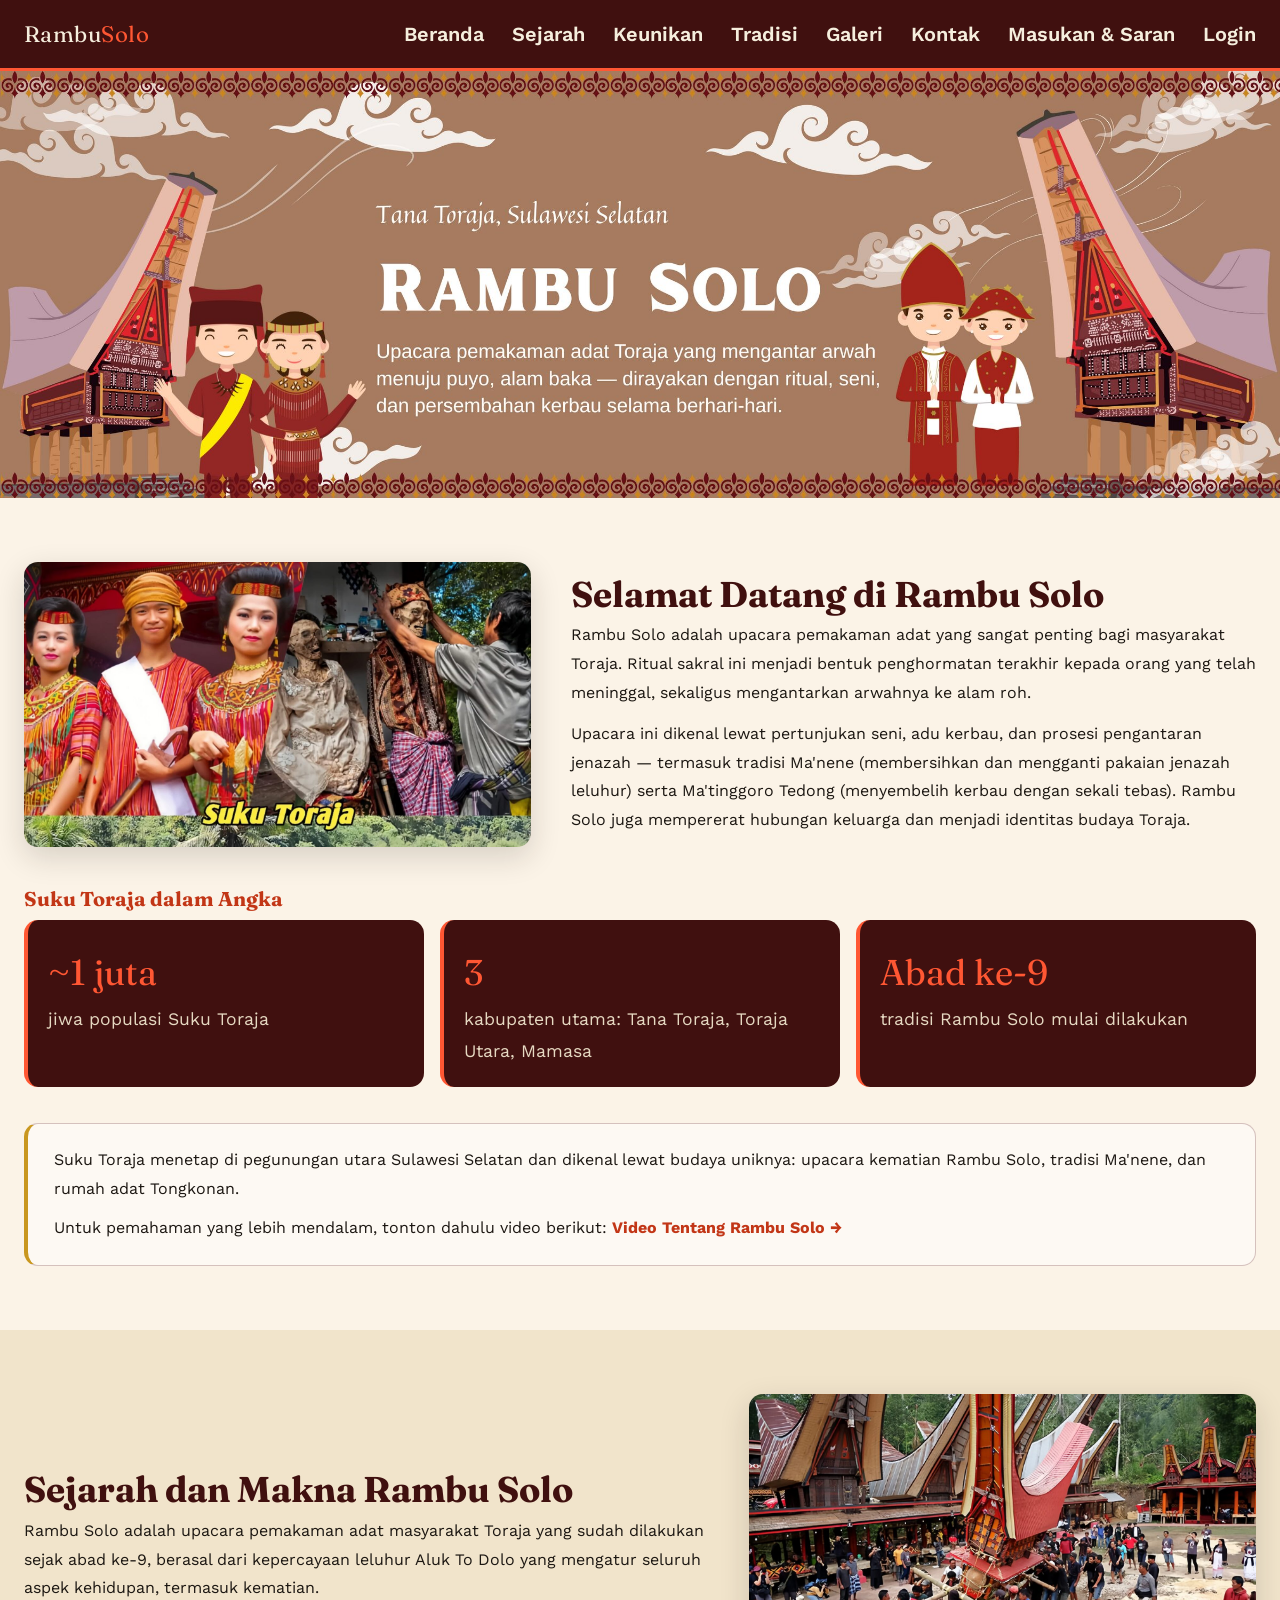
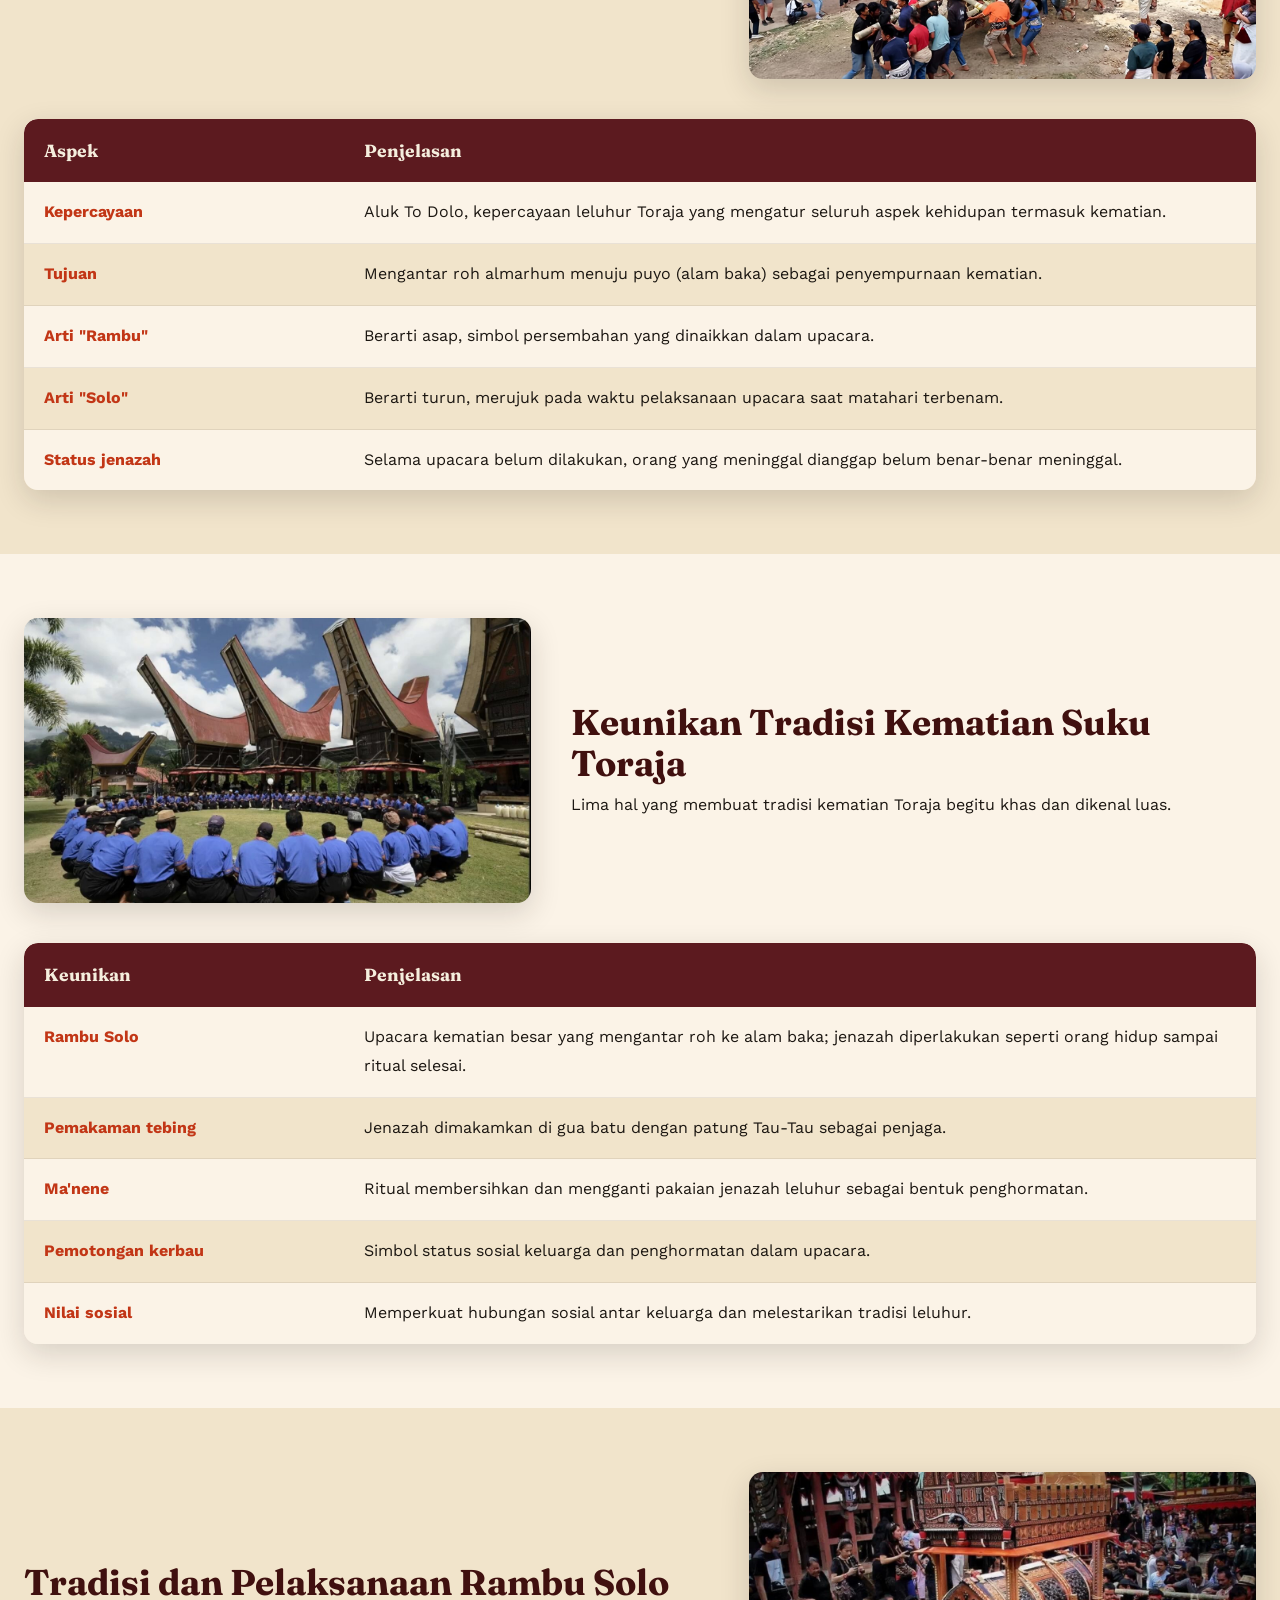
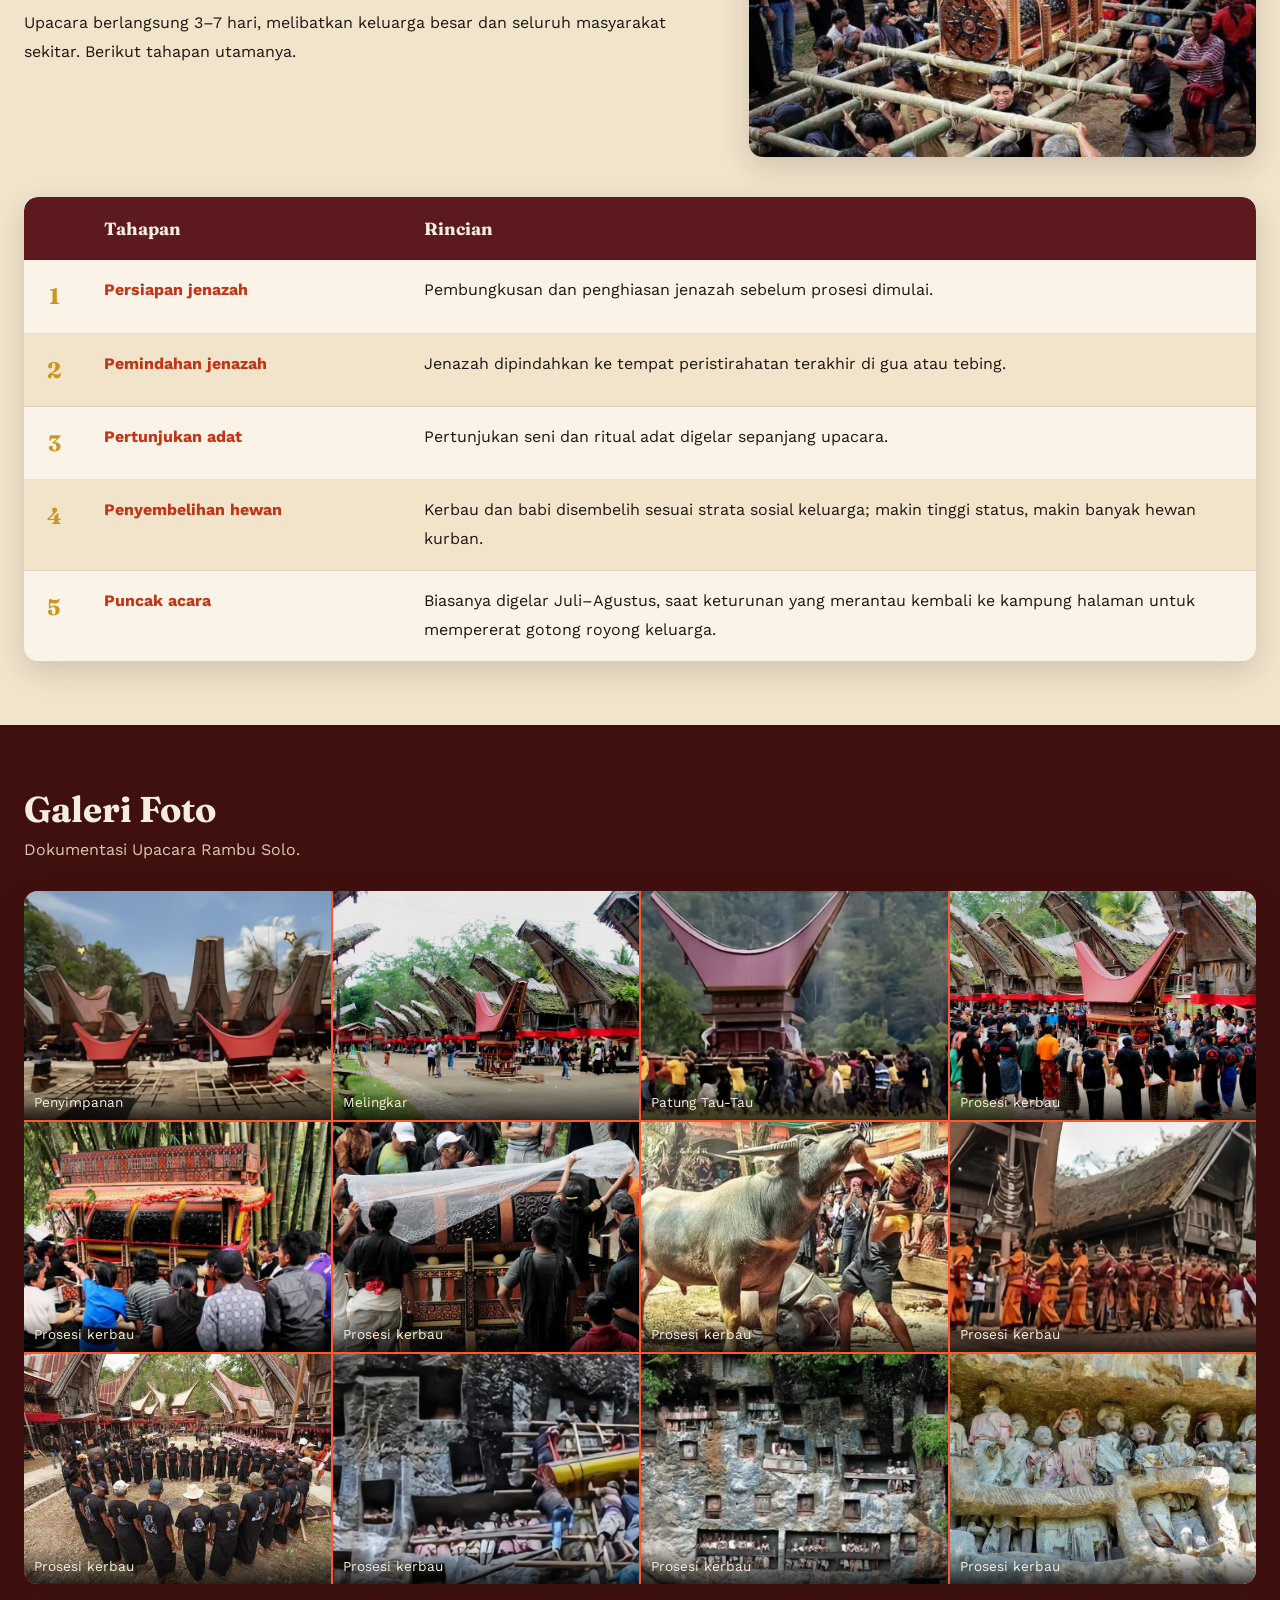
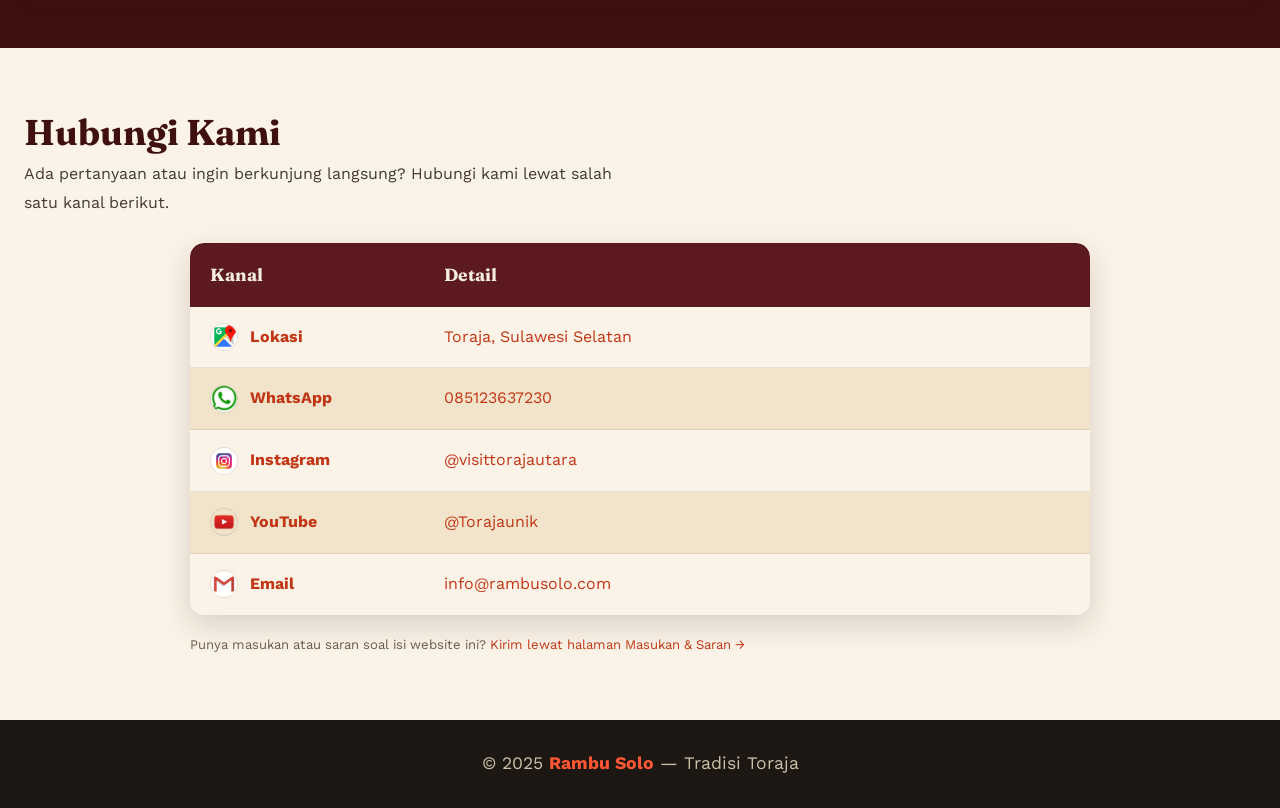
<file: index.html>
<!DOCTYPE html>
<html lang="id">
<head>
  <meta charset="UTF-8" />
  <meta name="viewport" content="width=device-width, initial-scale=1.0"/>
  <title>Rambu Solo — Tradisi Pemakaman Adat Toraja</title>
  <meta name="description" content="Kenali Rambu Solo, upacara pemakaman adat Suku Toraja: sejarah, keunikan, tahapan tradisi, galeri foto, serta cara menghubungi kami." />
  <link rel="preconnect" href="https://fonts.googleapis.com">
  <link rel="preconnect" href="https://fonts.gstatic.com" crossorigin>
  <link href="https://fonts.googleapis.com/css2?family=Fraunces:ital,wght@0,600;0,700;1,500&family=Work+Sans:wght@400;500;600;700&display=swap" rel="stylesheet">
  <link rel="stylesheet" href="css/styles.css" />
  <link rel="stylesheet" href="css/login.css" />
</head>
<body>

  <!-- NAVIGASI -->
  <div class="navbar">
    <div class="container">
      <div class="brand">Rambu<span>Solo</span></div>
      <div class="nav-right">
        <button type="button" id="navToggle" class="nav-toggle" title="Buka menu" aria-label="Buka menu" aria-expanded="false">
          <svg viewBox="0 0 24 24" fill="none" xmlns="http://www.w3.org/2000/svg">
            <path d="M4 6h16M4 12h16M4 18h16" stroke="currentColor" stroke-width="1.8" stroke-linecap="round"/>
          </svg>
        </button>
        <nav>
          <ul id="navMenu">
            <li><a href="#home">Beranda</a></li>
            <li><a href="#sejarah">Sejarah</a></li>
            <li><a href="#keunikan">Keunikan</a></li>
            <li><a href="#tradisi">Tradisi</a></li>
            <li><a href="#galeri">Galeri</a></li>
            <li><a href="#kontak">Kontak</a></li>
            <li><a href="masukan.html">Masukan &amp; Saran</a></li>
            <li><a href="login.html" id="navLoginLink">Login</a></li>
            <li id="navUserInfo" class="hidden nav-user-info">
              <button type="button" class="nav-avatar-btn" id="navAvatarBtn" onclick="toggleNavUserMenu()" aria-haspopup="true" aria-expanded="false" title="Menu akun">
                <span class="nav-avatar" id="navAvatar">A</span>
              </button>
              <div class="nav-user-menu hidden" id="navUserMenu">
                <div class="nav-user-menu__header">
                  <span class="nav-avatar nav-avatar--lg" id="navAvatarLg">A</span>
                  <div>
                    <span class="nav-user-menu__name" id="navUsername"></span>
                    <span class="nav-user-menu__role">Admin</span>
                  </div>
                </div>
                <a href="admin.html" class="nav-user-menu__item">&#9881;&#65039; Panel Admin</a>
                <button type="button" class="nav-user-menu__item nav-user-menu__logout" onclick="logoutUser()">&#8630; Keluar</button>
              </div>
            </li>
          </ul>
        </nav>
      </div>
    </div>
  </div>

  <!-- HERO -->
  <header class="hero">
    <div class="header">
           <img src="images/hero-rambu-solo.jpg" alt="Rambu Solo">
        </div>
  </header>

  <main>

    <!-- HOME -->
    <section id="home" class="section">
      <div class="container">

        <div class="split">
          <img src="images/toraja.jpeg" alt="Upacara Rambu Solo" />
          <div>
            <h2>Selamat Datang di Rambu Solo</h2>
            <div id="homeIntroText" class="editable-text">
              <p>Rambu Solo adalah upacara pemakaman adat yang sangat penting bagi masyarakat Toraja. Ritual sakral ini menjadi bentuk penghormatan terakhir kepada orang yang telah meninggal, sekaligus mengantarkan arwahnya ke alam roh.</p>
              <p style="margin-top:12px;">Upacara ini dikenal lewat pertunjukan seni, adu kerbau, dan prosesi pengantaran jenazah — termasuk tradisi Ma'nene (membersihkan dan mengganti pakaian jenazah leluhur) serta Ma'tinggoro Tedong (menyembelih kerbau dengan sekali tebas). Rambu Solo juga mempererat hubungan keluarga dan menjadi identitas budaya Toraja.</p>
            </div>
            <button type="button" class="edit-btn admin-only hidden" onclick="mulaiEdit('homeIntroText')">&#9998; Edit Teks</button>
          </div>
        </div>

        <h3>Suku Toraja dalam Angka</h3>
        <div class="stat-row">
          <div class="stat-card">
            <span class="num">~1 juta</span>
            <span class="label">jiwa populasi Suku Toraja</span>
          </div>
          <div class="stat-card">
            <span class="num">3</span>
            <span class="label">kabupaten utama: Tana Toraja, Toraja Utara, Mamasa</span>
          </div>
          <div class="stat-card">
            <span class="num">Abad ke-9</span>
            <span class="label">tradisi Rambu Solo mulai dilakukan</span>
          </div>
        </div>

        <div class="video-callout">
          <p>Suku Toraja menetap di pegunungan utara Sulawesi Selatan dan dikenal lewat budaya uniknya: upacara kematian Rambu Solo, tradisi Ma'nene, dan rumah adat Tongkonan.</p>
          <p style="margin-top:10px;">Untuk pemahaman yang lebih mendalam, tonton dahulu video berikut:
            <a href="https://youtu.be/aewv7tGHRBM?si=1cjdXuDhRDJ7jN1s" target="_blank" rel="noopener">Video Tentang Rambu Solo &rarr;</a>
          </p>
        </div>

      </div>
    </section>

    <div class="motif motif--alt" aria-hidden="true"></div>

    <!-- SEJARAH -->
    <section id="sejarah" class="section section--alt">
      <div class="container">

        <div class="split reverse">
          <img src="images/rambu-solo.jpeg" alt="Sejarah Rambu Solo" />
          <div>
            <h2>Sejarah dan Makna Rambu Solo</h2>
            <p id="sejarahDesc" class="editable-text">Rambu Solo adalah upacara pemakaman adat masyarakat Toraja yang sudah dilakukan sejak abad ke-9, berasal dari kepercayaan leluhur Aluk To Dolo yang mengatur seluruh aspek kehidupan, termasuk kematian.</p>
            <button type="button" class="edit-btn admin-only hidden" onclick="mulaiEdit('sejarahDesc')">&#9998; Edit Teks</button>
          </div>
        </div>

        <div class="table-wrap">
          <table class="data-table" id="tableSejarah">
            <thead>
              <tr><th>Aspek</th><th>Penjelasan</th></tr>
            </thead>
            <tbody id="tbodySejarah">
              <tr>
                <td class="col-label">Kepercayaan</td>
                <td>Aluk To Dolo, kepercayaan leluhur Toraja yang mengatur seluruh aspek kehidupan termasuk kematian.</td>
              </tr>
              <tr>
                <td class="col-label">Tujuan</td>
                <td>Mengantar roh almarhum menuju puyo (alam baka) sebagai penyempurnaan kematian.</td>
              </tr>
              <tr>
                <td class="col-label">Arti "Rambu"</td>
                <td>Berarti asap, simbol persembahan yang dinaikkan dalam upacara.</td>
              </tr>
              <tr>
                <td class="col-label">Arti "Solo"</td>
                <td>Berarti turun, merujuk pada waktu pelaksanaan upacara saat matahari terbenam.</td>
              </tr>
              <tr>
                <td class="col-label">Status jenazah</td>
                <td>Selama upacara belum dilakukan, orang yang meninggal dianggap belum benar-benar meninggal.</td>
              </tr>
            </tbody>
          </table>
        </div>
        <button type="button" class="edit-btn admin-only hidden table-edit-btn" id="editBtnTableSejarah" onclick="mulaiEditTabel('tbodySejarah','editBtnTableSejarah')">&#9998; Edit Tabel</button>

      </div>
    </section>

    <div class="motif" aria-hidden="true"></div>

    <!-- KEUNIKAN -->
    <section id="keunikan" class="section">
      <div class="container">

        <div class="split">
          <img src="images/keunikan.jpeg" alt="Keunikan Tradisi Toraja" />
          <div>
            <h2>Keunikan Tradisi Kematian Suku Toraja</h2>
            <p id="keunikanIntro" class="editable-text">Lima hal yang membuat tradisi kematian Toraja begitu khas dan dikenal luas.</p>
            <button type="button" class="edit-btn admin-only hidden" onclick="mulaiEdit('keunikanIntro')">&#9998; Edit Teks</button>
          </div>
        </div>

        <div class="table-wrap">
          <table class="data-table" id="tableKeunikan">
            <thead>
              <tr><th>Keunikan</th><th>Penjelasan</th></tr>
            </thead>
            <tbody id="tbodyKeunikan">
              <tr>
                <td class="col-label">Rambu Solo</td>
                <td>Upacara kematian besar yang mengantar roh ke alam baka; jenazah diperlakukan seperti orang hidup sampai ritual selesai.</td>
              </tr>
              <tr>
                <td class="col-label">Pemakaman tebing</td>
                <td>Jenazah dimakamkan di gua batu dengan patung Tau-Tau sebagai penjaga.</td>
              </tr>
              <tr>
                <td class="col-label">Ma'nene</td>
                <td>Ritual membersihkan dan mengganti pakaian jenazah leluhur sebagai bentuk penghormatan.</td>
              </tr>
              <tr>
                <td class="col-label">Pemotongan kerbau</td>
                <td>Simbol status sosial keluarga dan penghormatan dalam upacara.</td>
              </tr>
              <tr>
                <td class="col-label">Nilai sosial</td>
                <td>Memperkuat hubungan sosial antar keluarga dan melestarikan tradisi leluhur.</td>
              </tr>
            </tbody>
          </table>
        </div>
        <button type="button" class="edit-btn admin-only hidden table-edit-btn" id="editBtnTableKeunikan" onclick="mulaiEditTabel('tbodyKeunikan','editBtnTableKeunikan')">&#9998; Edit Tabel</button>

      </div>
    </section>

    <div class="motif motif--alt" aria-hidden="true"></div>

    <!-- TRADISI -->
    <section id="tradisi" class="section section--alt">
      <div class="container">

        <div class="split reverse">
          <img src="images/tradisi.jpeg" alt="Tradisi Pelaksanaan Rambu Solo" />
          <div>
            <h2>Tradisi dan Pelaksanaan Rambu Solo</h2>
            <p id="tradisiIntro" class="editable-text">Upacara berlangsung 3–7 hari, melibatkan keluarga besar dan seluruh masyarakat sekitar. Berikut tahapan utamanya.</p>
            <button type="button" class="edit-btn admin-only hidden" onclick="mulaiEdit('tradisiIntro')">&#9998; Edit Teks</button>
          </div>
        </div>

        <div class="table-wrap">
          <table class="data-table" id="tableTradisi">
            <thead>
              <tr><th></th><th>Tahapan</th><th>Rincian</th></tr>
            </thead>
            <tbody id="tbodyTradisi">
              <tr>
                <td class="col-step">1</td>
                <td class="col-label">Persiapan jenazah</td>
                <td>Pembungkusan dan penghiasan jenazah sebelum prosesi dimulai.</td>
              </tr>
              <tr>
                <td class="col-step">2</td>
                <td class="col-label">Pemindahan jenazah</td>
                <td>Jenazah dipindahkan ke tempat peristirahatan terakhir di gua atau tebing.</td>
              </tr>
              <tr>
                <td class="col-step">3</td>
                <td class="col-label">Pertunjukan adat</td>
                <td>Pertunjukan seni dan ritual adat digelar sepanjang upacara.</td>
              </tr>
              <tr>
                <td class="col-step">4</td>
                <td class="col-label">Penyembelihan hewan</td>
                <td>Kerbau dan babi disembelih sesuai strata sosial keluarga; makin tinggi status, makin banyak hewan kurban.</td>
              </tr>
              <tr>
                <td class="col-step">5</td>
                <td class="col-label">Puncak acara</td>
                <td>Biasanya digelar Juli–Agustus, saat keturunan yang merantau kembali ke kampung halaman untuk mempererat gotong royong keluarga.</td>
              </tr>
            </tbody>
          </table>
        </div>
        <button type="button" class="edit-btn admin-only hidden table-edit-btn" id="editBtnTableTradisi" onclick="mulaiEditTabel('tbodyTradisi','editBtnTableTradisi')">&#9998; Edit Tabel</button>

      </div>
    </section>

    <div class="motif motif--dark" aria-hidden="true"></div>

    <!-- GALERI -->
    <section id="galeri" class="section section--dark">
      <div class="container">
        <h2>Galeri Foto</h2>
        <p class="section-lede">Dokumentasi Upacara Rambu Solo.</p>

        <div class="gallery-table">
          <div class="gallery-cell"><img src="images/gallery-01.jpeg" alt="Penyimpanan"><span class="cap">Penyimpanan</span></div>
          <div class="gallery-cell"><img src="images/gallery-02.jpeg" alt="Melingkar"><span class="cap">Melingkar</span></div>
          <div class="gallery-cell"><img src="images/gallery-03.jpeg" alt="Patung Tau-Tau"><span class="cap">Patung Tau-Tau</span></div>
          <div class="gallery-cell"><img src="images/gallery-04.jpeg" alt="Prosesi kerbau"><span class="cap">Prosesi kerbau</span></div>
          <div class="gallery-cell"><img src="images/gallery-05.jpeg" alt="Prosesi kerbau"><span class="cap">Prosesi kerbau</span></div>
          <div class="gallery-cell"><img src="images/gallery-06.jpeg" alt="Prosesi kerbau"><span class="cap">Prosesi kerbau</span></div>
          <div class="gallery-cell"><img src="images/gallery-07.jpeg" alt="Prosesi kerbau"><span class="cap">Prosesi kerbau</span></div>
          <div class="gallery-cell"><img src="images/gallery-08.jpeg" alt="Prosesi kerbau"><span class="cap">Prosesi kerbau</span></div>
          <div class="gallery-cell"><img src="images/gallery-09.jpeg" alt="Prosesi kerbau"><span class="cap">Prosesi kerbau</span></div>
          <div class="gallery-cell"><img src="images/gallery-10.jpeg" alt="Prosesi kerbau"><span class="cap">Prosesi kerbau</span></div>
          <div class="gallery-cell"><img src="images/gallery-11.jpeg" alt="Prosesi kerbau"><span class="cap">Prosesi kerbau</span></div>
          <div class="gallery-cell"><img src="images/gallery-12.jpeg" alt="Prosesi kerbau"><span class="cap">Prosesi kerbau</span></div>
        </div>
      </div>
    </section>

    <div class="motif motif--to-paper" aria-hidden="true"></div>

    <!-- KONTAK -->
    <section id="kontak" class="section">
      <div class="container">
        <h2>Hubungi Kami</h2>
        <p class="section-lede">Ada pertanyaan atau ingin berkunjung langsung? Hubungi kami lewat salah satu kanal berikut.</p>

        <div class="contact-col contact-col--solo">
          <div class="table-wrap">
            <table class="data-table">
              <thead>
                <tr><th>Kanal</th><th>Detail</th></tr>
              </thead>
              <tbody>
                <tr>
                  <td class="col-label">
                    <span class="contact-cell"><img src="images/icon-maps.jpg" alt="Lokasi" class="contact-icon">Lokasi</span>
                  </td>
                  <td><a id="kontakLokasiLink" href="https://maps.app.goo.gl/kBnrx1poqLJmG97s5" target="_blank" rel="noopener">Toraja, Sulawesi Selatan</a></td>
                </tr>
                <tr>
                  <td class="col-label">
                    <span class="contact-cell"><img src="images/icon-whatsapp.jpg" alt="WhatsApp" class="contact-icon">WhatsApp</span>
                  </td>
                  <td><a id="kontakWaLink" href="https://wa.me/6285123637230" target="_blank" rel="noopener">085123637230</a></td>
                </tr>
                <tr>
                  <td class="col-label">
                    <span class="contact-cell"><img src="images/icon-instagram.jpg" alt="Instagram" class="contact-icon">Instagram</span>
                  </td>
                  <td><a id="kontakInstagramLink" href="https://www.instagram.com/visittorajautara?stkn=Y2JpanlwczN6cjYx" target="_blank" rel="noopener">@visittorajautara</a></td>
                </tr>
                <tr>
                  <td class="col-label">
                    <span class="contact-cell"><img src="images/icon-youtube.png" alt="YouTube" class="contact-icon">YouTube</span>
                  </td>
                  <td><a id="kontakYoutubeLink" href="https://youtube.com/@torajaunik?si=G535fenjfAP3nFoP" target="_blank" rel="noopener">@Torajaunik</a></td>
                </tr>
                <tr>
                  <td class="col-label">
                    <span class="contact-cell"><img src="images/icon-email.jpg" alt="Email" class="contact-icon">Email</span>
                  </td>
                  <td><a id="kontakEmailLink" href="mailto:info@rambusolo.com">info@rambusolo.com</a></td>
                </tr>
              </tbody>
            </table>
          </div>

          <p class="feedback-note admin-only hidden" style="margin-top:18px;">Ingin mengubah data kontak di atas? Kelola lewat <a href="admin.html#kontakAdmin">Panel Admin &rarr;</a></p>

          <p class="feedback-note" style="margin-top:18px;">Punya masukan atau saran soal isi website ini? <a href="masukan.html">Kirim lewat halaman Masukan &amp; Saran &rarr;</a></p>
        </div>
      </div>
    </section>

  </main>

  <footer>
    <p>&copy; 2025 <strong>Rambu Solo</strong> — Tradisi Toraja</p>
  </footer>

  <script src="js/auth.js?v=20260916-2"></script>
  <script src="js/main.js"></script>

</body>
</html>
</file>
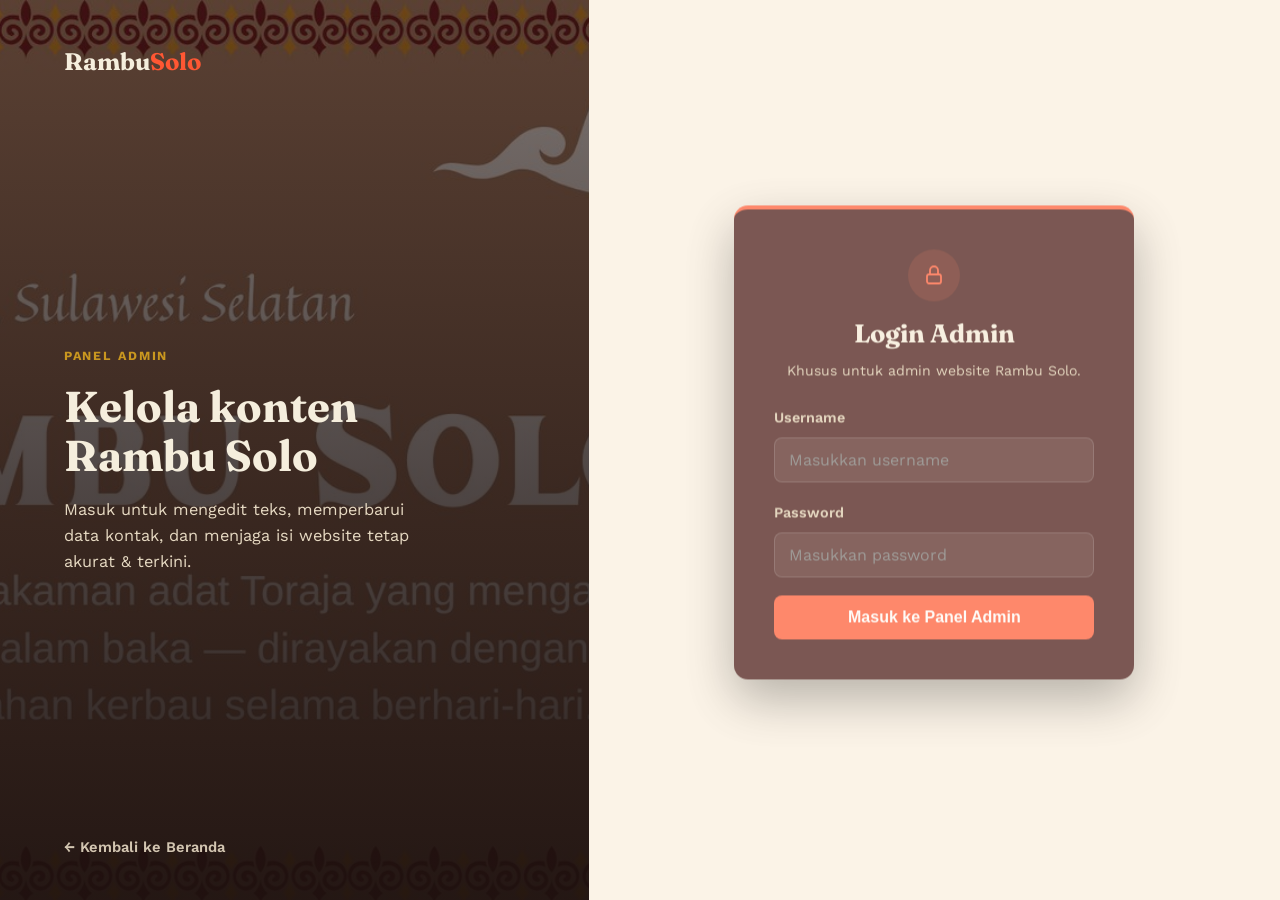
<file: admin.html>
<!DOCTYPE html>
<html lang="id">
<head>
  <meta charset="UTF-8" />
  <meta name="viewport" content="width=device-width, initial-scale=1.0"/>
  <title>Panel Admin — Rambu Solo</title>
  <meta name="description" content="Panel admin untuk mengelola konten website Rambu Solo." />
  <link rel="preconnect" href="https://fonts.googleapis.com">
  <link rel="preconnect" href="https://fonts.gstatic.com" crossorigin>
  <link href="https://fonts.googleapis.com/css2?family=Fraunces:ital,wght@0,600;0,700;1,500&family=Work+Sans:wght@400;500;600;700&display=swap" rel="stylesheet">
  <link rel="stylesheet" href="css/styles.css" />
  <link rel="stylesheet" href="css/login.css" />
</head>
<body>

  <!-- NAVIGASI -->
  <div class="navbar">
    <div class="container">
      <a href="index.html" class="brand">Rambu<span>Solo</span></a>
      <div class="nav-right">
        <button type="button" id="navToggle" class="nav-toggle" title="Buka menu" aria-label="Buka menu" aria-expanded="false">
          <svg viewBox="0 0 24 24" fill="none" xmlns="http://www.w3.org/2000/svg">
            <path d="M4 6h16M4 12h16M4 18h16" stroke="currentColor" stroke-width="1.8" stroke-linecap="round"/>
          </svg>
        </button>
        <nav>
          <ul id="navMenu">
            <li><a href="index.html#home">Beranda</a></li>
            <li><a href="index.html#sejarah">Sejarah</a></li>
            <li><a href="index.html#keunikan">Keunikan</a></li>
            <li><a href="index.html#tradisi">Tradisi</a></li>
            <li><a href="index.html#galeri">Galeri</a></li>
            <li><a href="index.html#kontak">Kontak</a></li>
            <li><a href="masukan.html">Masukan &amp; Saran</a></li>
            <li><a href="login.html" id="navLoginLink">Login</a></li>
            <li id="navUserInfo" class="hidden nav-user-info">
              <button type="button" class="nav-avatar-btn" id="navAvatarBtn" onclick="toggleNavUserMenu()" aria-haspopup="true" aria-expanded="false" title="Menu akun">
                <span class="nav-avatar" id="navAvatar">A</span>
              </button>
              <div class="nav-user-menu hidden" id="navUserMenu">
                <div class="nav-user-menu__header">
                  <span class="nav-avatar nav-avatar--lg" id="navAvatarLg">A</span>
                  <div>
                    <span class="nav-user-menu__name" id="navUsername"></span>
                    <span class="nav-user-menu__role">Admin</span>
                  </div>
                </div>
                <a href="admin.html" class="nav-user-menu__item">&#9881;&#65039; Panel Admin</a>
                <button type="button" class="nav-user-menu__item nav-user-menu__logout" onclick="logoutUser()">&#8630; Keluar</button>
              </div>
            </li>
          </ul>
        </nav>
      </div>
    </div>
  </div>

  <main>
    <section class="section admin-hero">
      <div class="container">
        <span class="admin-hero__kicker">Panel Admin</span>
        <h2 id="adminWelcome">Halo, Admin 👋</h2>
        <p class="section-lede">Dari sini kamu bisa mengelola isi website Rambu Solo. Mode admin sudah aktif di seluruh halaman — tombol edit akan muncul otomatis saat kamu membuka bagian yang bisa diubah.</p>
      </div>
    </section>

    <section class="section section--alt">
      <div class="container">
        <h3>Aksi Cepat</h3>

        <div class="admin-card-grid">
          <a class="admin-card" href="index.html#sejarah">
            <span class="admin-card__icon">&#9998;</span>
            <span class="admin-card__title">Edit Sejarah</span>
            <span class="admin-card__desc">Ubah teks sejarah &amp; makna Rambu Solo di halaman beranda.</span>
          </a>

          <a class="admin-card" href="#kontakAdmin">
            <span class="admin-card__icon">&#9742;</span>
            <span class="admin-card__title">Kelola Hubungi Kami</span>
            <span class="admin-card__desc">Lihat tabel kontak &amp; ubah nomor WhatsApp, email, dan kanal lainnya.</span>
          </a>

          <a class="admin-card" href="#masukanAdmin">
            <span class="admin-card__icon">&#9993;</span>
            <span class="admin-card__title">Masukan &amp; Saran</span>
            <span class="admin-card__desc">Baca masukan yang dikirim pengunjung lewat website — hanya tampil di sini.</span>
          </a>

          <a class="admin-card" href="index.html" target="_blank" rel="noopener">
            <span class="admin-card__icon">&#127760;</span>
            <span class="admin-card__title">Lihat Website</span>
            <span class="admin-card__desc">Buka tampilan publik website di tab baru.</span>
          </a>
        </div>
      </div>
    </section>

    <section class="section section--alt" id="kontakAdmin">
      <div class="container">
        <h3>Kelola Hubungi Kami</h3>
        <p class="section-lede">Data di bawah ini yang tampil di bagian &ldquo;Hubungi Kami&rdquo; pada halaman depan. Dibagi jadi 2: tabel yang sedang aktif, dan form untuk mengubah isinya.</p>

        <div class="admin-step-title"><span class="admin-step-title__num">1</span> Tabel Hubungi Kami</div>
        <div class="table-wrap">
          <table class="data-table">
            <thead>
              <tr><th>Kanal</th><th>Detail</th></tr>
            </thead>
            <tbody>
              <tr>
                <td class="col-label">
                  <span class="contact-cell"><img src="images/icon-maps.jpg" alt="Lokasi" class="contact-icon">Lokasi</span>
                </td>
                <td><a id="kontakLokasiLink" href="https://maps.app.goo.gl/kBnrx1poqLJmG97s5" target="_blank" rel="noopener">Toraja, Sulawesi Selatan</a></td>
              </tr>
              <tr>
                <td class="col-label">
                  <span class="contact-cell"><img src="images/icon-whatsapp.jpg"   alt="WhatsApp" class="contact-icon">WhatsApp</span>
                </td>
                <td><a id="kontakWaLink" href="https://wa.me/6285123637230" target="_blank" rel="noopener">085123637230</a></td>
              </tr>
              <tr>
                <td class="col-label">
                  <span class="contact-cell"><img src="images/icon-instagram.jpg" alt="Instagram" class="contact-icon">Instagram</span>
                </td>
                <td><a id="kontakInstagramLink" href="https://www.instagram.com/seputar_sulawesiselatan?igsh=MTBpYTRrd3llcGlmcg==" target="_blank" rel="noopener">@seputar_sulawesiselatan</a></td>
              </tr>
              <tr>
                <td class="col-label">
                  <span class="contact-cell"><img src="images/icon-youtube.png" alt="YouTube" class="contact-icon">YouTube</span>
                </td>
                <td><a id="kontakYoutubeLink" href="https://youtube.com/@torajaunik?si=G535fenjfAP3nFoP" target="_blank" rel="noopener">@Torajaunik</a></td>
              </tr>
              <tr>
                <td class="col-label">
                  <span class="contact-cell"><img src="images/icon-email.jpg" alt="Email" class="contact-icon">Email</span>
                </td>
                <td><a id="kontakEmailLink" href="mailto:info@rambusolo.com">info@rambusolo.com</a></td>
              </tr>
            </tbody>
          </table>
        </div>

        <div class="admin-step-title"><span class="admin-step-title__num">2</span> Edit Isi Hubungi Kami</div>
        <div class="admin-kontak-edit" id="editKontakBox">
          <label for="inputLokasiTeks">Lokasi (teks yang tampil)</label>
          <input type="text" id="inputLokasiTeks" placeholder="contoh: Toraja, Sulawesi Selatan">
          <label for="inputLokasiUrl">Link Google Maps</label>
          <input type="text" id="inputLokasiUrl" placeholder="contoh: https://maps.app.goo.gl/...">

          <label for="inputWa">Nomor WhatsApp</label>
          <input type="text" id="inputWa" placeholder="contoh: 085123637230">

          <label for="inputInstagramTeks">Instagram (teks yang tampil)</label>
          <input type="text" id="inputInstagramTeks" placeholder="contoh: @namaakun">
          <label for="inputInstagramUrl">Link Instagram</label>
          <input type="text" id="inputInstagramUrl" placeholder="contoh: https://www.instagram.com/namaakun">

          <label for="inputYoutubeTeks">YouTube (teks yang tampil)</label>
          <input type="text" id="inputYoutubeTeks" placeholder="contoh: @namachannel">
          <label for="inputYoutubeUrl">Link YouTube</label>
          <input type="text" id="inputYoutubeUrl" placeholder="contoh: https://youtube.com/@namachannel">

          <label for="inputEmail">Email</label>
          <input type="text" id="inputEmail" placeholder="contoh: info@rambusolo.com">

          <div class="admin-kontak-edit__actions">
            <button type="button" onclick="simpanKontak()">Simpan Perubahan</button>
            <button type="button" class="edit-btn--cancel" onclick="bukaEditKontak()">Muat Ulang dari Tabel</button>
          </div>
        </div>
      </div>
    </section>

    <section class="section" id="masukanAdmin">
      <div class="container">
        <h3>Masukan &amp; Saran dari Pengunjung</h3>
        <p class="section-lede">Semua masukan yang dikirim lewat halaman <a href="masukan.html">Masukan &amp; Saran</a> muncul di sini. Isinya hanya bisa dilihat lewat Panel Admin ini, tidak dikirim ke email siapa pun.</p>

        <div class="table-wrap">
          <table class="data-table">
            <thead>
              <tr><th>Nama</th><th>Email</th><th>Komentar</th><th>Tanggal</th><th></th></tr>
            </thead>
            <tbody id="masukanAdminTable">
              <!-- diisi otomatis oleh js/admin-page.js -->
            </tbody>
          </table>
        </div>
      </div>
    </section>

    <section class="section">
      <div class="container">
        <h3>Akun Admin</h3>
        <p class="section-lede">Website ini memakai satu akun admin tetap yang sudah disediakan — tidak ada fitur buat akun baru.</p>

        <div class="table-wrap">
          <table class="data-table">
            <thead>
              <tr><th>Username</th><th>Status</th></tr>
            </thead>
            <tbody id="adminAccountsTable">
              <!-- diisi otomatis oleh js/admin-page.js -->
            </tbody>
          </table>
        </div>

        <button type="button" class="edit-btn edit-btn--cancel" style="margin-top:18px;" onclick="logoutUser()">Keluar dari Panel Admin</button>
      </div>
    </section>
  </main>

  <footer>
    <p>&copy; 2025 <strong>Rambu Solo</strong> — Tradisi Toraja</p>
  </footer>

  <script src="js/auth.js?v=20260916-2"></script>
  <script src="js/main.js"></script>
  <script src="js/admin-page.js"></script>

</body>
</html>
</file>
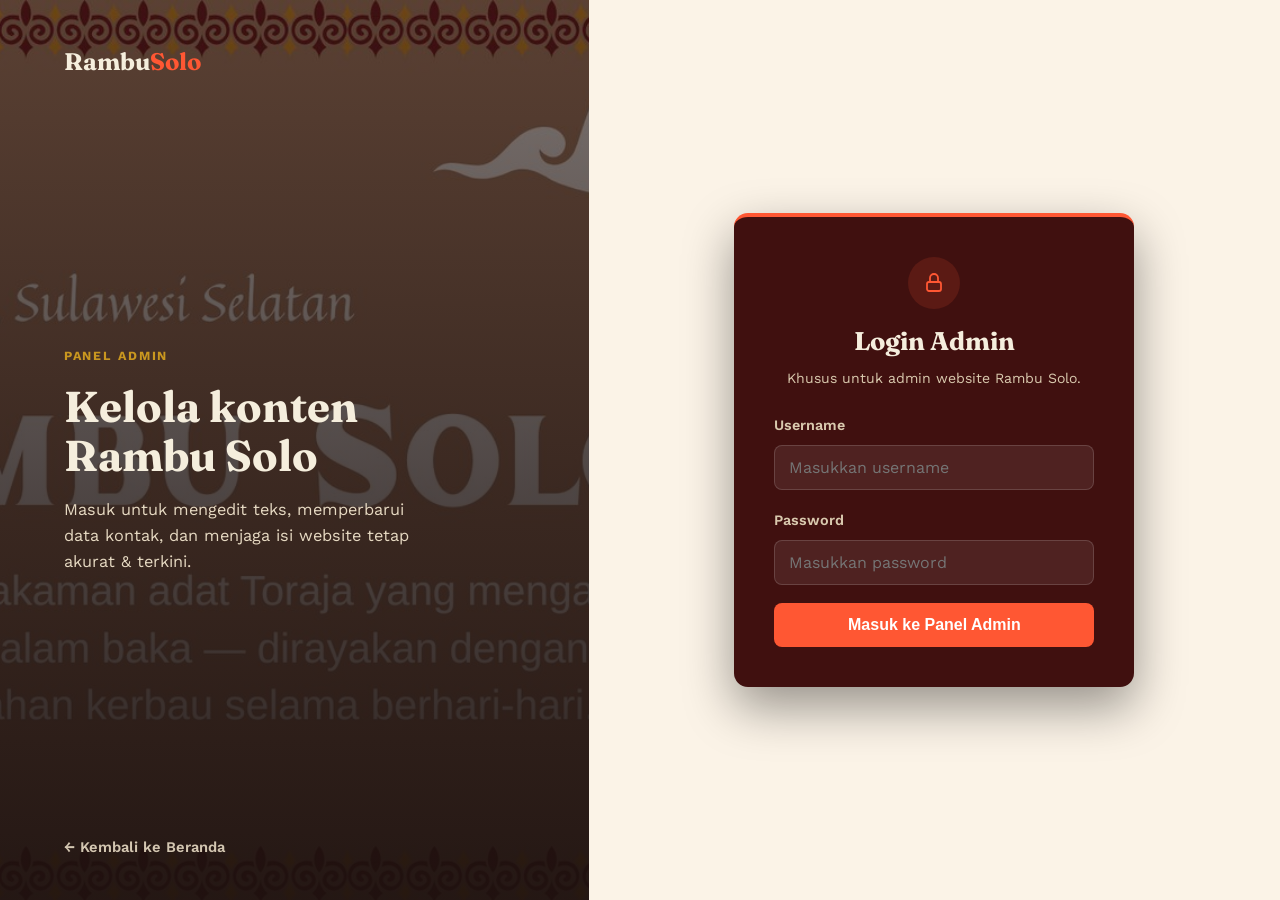
<file: login.html>
<!DOCTYPE html>
<html lang="id">
<head>
  <meta charset="UTF-8" />
  <meta name="viewport" content="width=device-width, initial-scale=1.0"/>
  <title>Login Admin — Rambu Solo</title>
  <meta name="description" content="Login admin untuk mengelola konten website Rambu Solo." />
  <link rel="preconnect" href="https://fonts.googleapis.com">
  <link rel="preconnect" href="https://fonts.gstatic.com" crossorigin>
  <link href="https://fonts.googleapis.com/css2?family=Fraunces:ital,wght@0,600;0,700;1,500&family=Work+Sans:wght@400;500;600;700&display=swap" rel="stylesheet">
  <link rel="stylesheet" href="css/styles.css" />
  <link rel="stylesheet" href="css/login.css" />
</head>
<body class="auth-shell-body">

  <div class="auth-shell">

    <!-- PANEL VISUAL -->
    <div class="auth-visual" style="background-image: url('images/hero-rambu-solo.jpg');">
      <div class="auth-visual__overlay"></div>
      <div class="auth-visual__content">
        <a href="index.html" class="auth-visual__brand">Rambu<span>Solo</span></a>

        <div class="auth-visual__body">
          <span class="auth-visual__kicker">Panel Admin</span>
          <h1>Kelola konten<br>Rambu Solo</h1>
          <p>Masuk untuk mengedit teks, memperbarui data kontak, dan menjaga isi website tetap akurat &amp; terkini.</p>
        </div>

        <a href="index.html" class="auth-visual__back">&larr; Kembali ke Beranda</a>
      </div>
    </div>

    <!-- PANEL FORM -->
    <div class="auth-form-side">
      <div class="login-box auth-box" id="authBox">

        <div class="auth-icon" aria-hidden="true">
          <svg viewBox="0 0 24 24" fill="none" xmlns="http://www.w3.org/2000/svg">
            <rect x="5" y="11" width="14" height="9" rx="2" stroke="currentColor" stroke-width="1.8"/>
            <path d="M8 11V7a4 4 0 0 1 8 0v4" stroke="currentColor" stroke-width="1.8" stroke-linecap="round"/>
          </svg>
        </div>

        <!-- FORM LOGIN -->
        <div id="panelLogin">
          <h2>Login Admin</h2>
          <p class="auth-subtitle">Khusus untuk admin website Rambu Solo.</p>
          <form onsubmit="return prosesLogin(event)" autocomplete="off">
            <div class="input-group">
              <label for="loginUsername">Username</label>
              <input type="text" id="loginUsername" placeholder="Masukkan username" autocomplete="off">
            </div>
            <div class="input-group">
              <label for="loginPassword">Password</label>
              <input type="password" id="loginPassword" placeholder="Masukkan password" autocomplete="new-password">
            </div>
            <p class="login-error hidden" id="loginError"></p>
            <p class="login-success hidden" id="loginSuccess"></p>
            <button type="submit" id="loginButton">Masuk ke Panel Admin</button>
            <div class="loader hidden" id="loginLoader"></div>
          </form>
        </div>

      </div>
    </div>

  </div>

  <script src="js/auth.js?v=20260916-2"></script>
  <script src="js/login-page.js"></script>

</body>
</html>
</file>
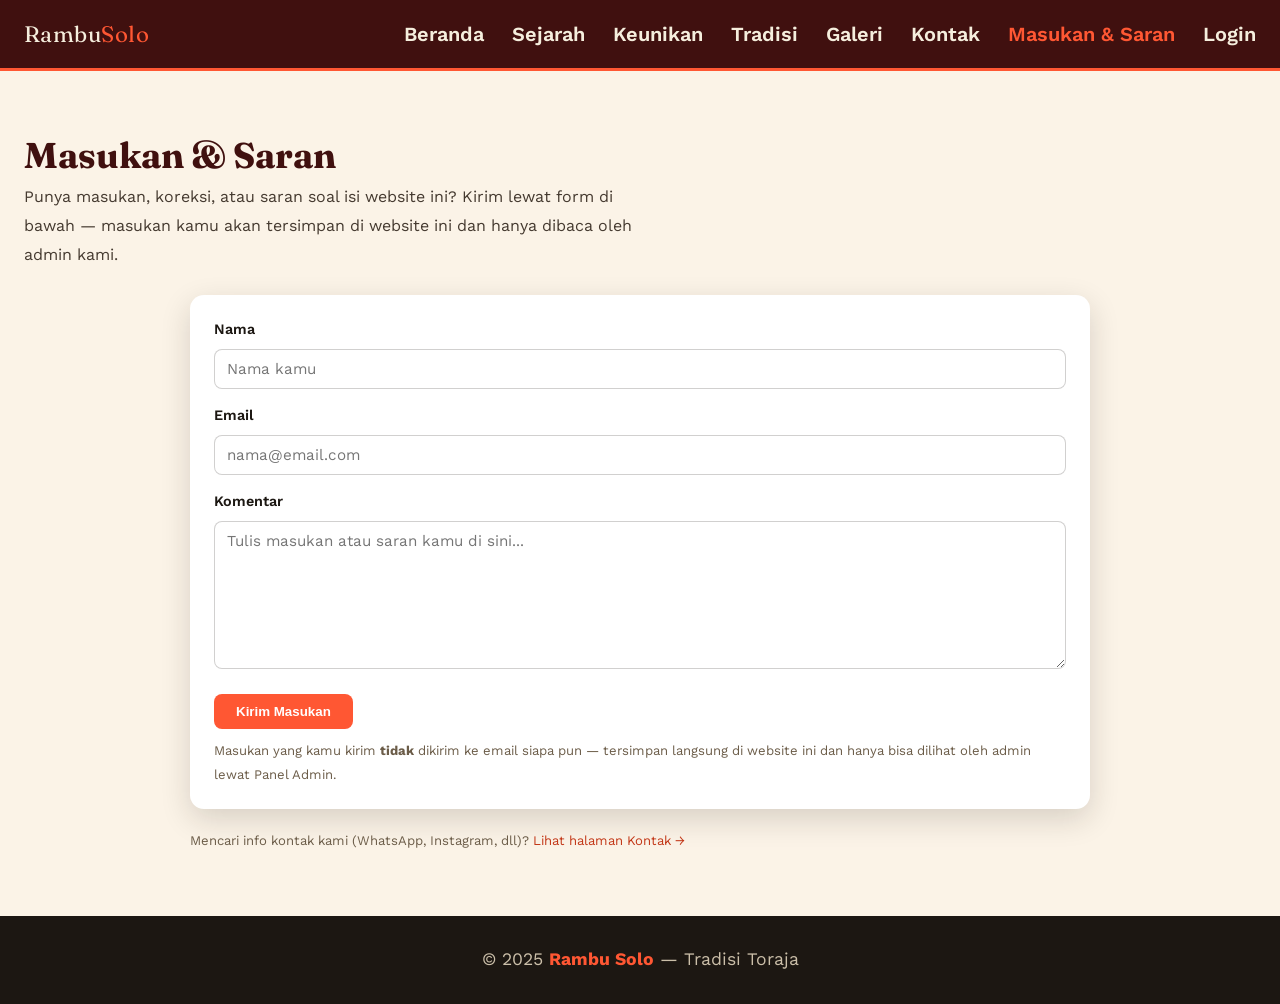
<file: masukan.html>
<!DOCTYPE html>
<html lang="id">
<head>
  <meta charset="UTF-8" />
  <meta name="viewport" content="width=device-width, initial-scale=1.0"/>
  <title>Masukan &amp; Saran — Rambu Solo</title>
  <meta name="description" content="Tinggalkan masukan dan saran soal website Rambu Solo, tradisi pemakaman adat Toraja." />
  <link rel="preconnect" href="https://fonts.googleapis.com">
  <link rel="preconnect" href="https://fonts.gstatic.com" crossorigin>
  <link href="https://fonts.googleapis.com/css2?family=Fraunces:ital,wght@0,600;0,700;1,500&family=Work+Sans:wght@400;500;600;700&display=swap" rel="stylesheet">
  <link rel="stylesheet" href="css/styles.css" />
  <link rel="stylesheet" href="css/login.css" />
</head>
<body>

  <!-- NAVIGASI -->
  <div class="navbar">
    <div class="container">
      <a href="index.html" class="brand">Rambu<span>Solo</span></a>
      <div class="nav-right">
        <button type="button" id="navToggle" class="nav-toggle" title="Buka menu" aria-label="Buka menu" aria-expanded="false">
          <svg viewBox="0 0 24 24" fill="none" xmlns="http://www.w3.org/2000/svg">
            <path d="M4 6h16M4 12h16M4 18h16" stroke="currentColor" stroke-width="1.8" stroke-linecap="round"/>
          </svg>
        </button>
        <nav>
          <ul id="navMenu">
            <li><a href="index.html#home">Beranda</a></li>
            <li><a href="index.html#sejarah">Sejarah</a></li>
            <li><a href="index.html#keunikan">Keunikan</a></li>
            <li><a href="index.html#tradisi">Tradisi</a></li>
            <li><a href="index.html#galeri">Galeri</a></li>
            <li><a href="index.html#kontak">Kontak</a></li>
            <li><a href="masukan.html" class="is-current-page">Masukan &amp; Saran</a></li>
            <li><a href="login.html" id="navLoginLink">Login</a></li>
            <li id="navUserInfo" class="hidden nav-user-info">
              <button type="button" class="nav-avatar-btn" id="navAvatarBtn" onclick="toggleNavUserMenu()" aria-haspopup="true" aria-expanded="false" title="Menu akun">
                <span class="nav-avatar" id="navAvatar">A</span>
              </button>
              <div class="nav-user-menu hidden" id="navUserMenu">
                <div class="nav-user-menu__header">
                  <span class="nav-avatar nav-avatar--lg" id="navAvatarLg">A</span>
                  <div>
                    <span class="nav-user-menu__name" id="navUsername"></span>
                    <span class="nav-user-menu__role">Admin</span>
                  </div>
                </div>
                <a href="admin.html" class="nav-user-menu__item">&#9881;&#65039; Panel Admin</a>
                <button type="button" class="nav-user-menu__item nav-user-menu__logout" onclick="logoutUser()">&#8630; Keluar</button>
              </div>
            </li>
          </ul>
        </nav>
      </div>
    </div>
  </div>

  <main>

    <!-- MASUKAN & SARAN -->
    <section id="masukan" class="section">
      <div class="container">
        <h2>Masukan &amp; Saran</h2>
        <p class="section-lede">Punya masukan, koreksi, atau saran soal isi website ini? Kirim lewat form di bawah — masukan kamu akan tersimpan di website ini dan hanya dibaca oleh admin kami.</p>

        <div class="feedback-col feedback-col--solo">
          <form class="feedback-form" id="feedbackForm" onsubmit="return kirimMasukan(event)">
            <label for="komentarNama">Nama</label>
            <input type="text" id="komentarNama" placeholder="Nama kamu" required>

            <label for="komentarEmail">Email</label>
            <input type="email" id="komentarEmail" placeholder="nama@email.com" required>

            <label for="komentarIsi">Komentar</label>
            <textarea id="komentarIsi" rows="7" placeholder="Tulis masukan atau saran kamu di sini..." required></textarea>

            <button type="submit">Kirim Masukan</button>
            <p class="feedback-note">Masukan yang kamu kirim <strong>tidak</strong> dikirim ke email siapa pun — tersimpan langsung di website ini dan hanya bisa dilihat oleh admin lewat Panel Admin.</p>
          </form>

          <p id="feedbackStatus" class="feedback-status hidden"></p>

          <p class="feedback-note">Mencari info kontak kami (WhatsApp, Instagram, dll)? <a href="index.html#kontak">Lihat halaman Kontak &rarr;</a></p>
        </div>
      </div>
    </section>

  </main>

  <footer>
    <p>&copy; 2025 <strong>Rambu Solo</strong> — Tradisi Toraja</p>
  </footer>

  <script src="js/auth.js?v=20260916-2"></script>
  <script src="js/main.js"></script>

</body>
</html>
</file>
<file: css/styles.css>
/* ==========================================================================
   RAMBU SOLO — desain ulang
   Konsep: ukiran kayu Toraja (Pa'ssura), atap Tongkonan, kain tenun.
   ========================================================================== */

:root {
  --ink:        #1C1712;   /* hitam ukiran */
  --paper:      #FBF3E7;   /* krem bambu */
  --paper-alt:  #F1E4CB;   /* krem tua, untuk selang-seling */
  --maroon:     #5C1A1F;   /* tenun Toraja */
  --maroon-dark:#40100F;
  --gold:       #C9971F;   /* ukiran emas */
  --accent:     #FF5733;   /* wajib dipertahankan */
  --accent-dark:#C23616;
  --cream-text: #F5EEDD;

  --font-display: 'Fraunces', 'Georgia', serif;
  --font-body: 'Work Sans', Arial, sans-serif;

  --radius: 14px;
  --shadow-soft: 0 10px 30px rgba(28, 23, 18, 0.16);
}

* {
  margin: 0;
  padding: 0;
  box-sizing: border-box;
}

html {
  scroll-behavior: smooth;
}

body {
  font-family: var(--font-body);
  background-color: var(--paper);
  color: var(--ink);
  line-height: 1.8;
  overflow-x: hidden;
}

a {
  color: var(--accent-dark);
  text-decoration: none;
}

a:hover {
  color: var(--accent);
  text-decoration: underline;
}

img {
  max-width: 100%;
  display: block;
}

h1, h2, h3 {
  font-family: var(--font-display);
  line-height: 1.15;
  font-weight: 700;
  color: var(--maroon-dark);
}

h2 {
  font-size: clamp(1.9rem, 2.8vw, 2.6rem);
  margin-bottom: 0.4rem;
}

h3 {
  font-size: 1.25rem;
  color: var(--accent-dark);
  margin-bottom: 0.6rem;
}

.section-lede {
  max-width: 62ch;
  color: #453a30;
  margin-bottom: 1.6rem;
}

.container {
  width: 100%;
  max-width: 1400px;
  margin: 0 auto;
  padding: 0 24px;
}

/* ==========================================================================
   NAVIGASI
   ========================================================================== */

.navbar {
  position: sticky;
  top: 0;
  z-index: 500;
  background-color: var(--maroon-dark);
  border-bottom: 3px solid var(--accent);
}

.navbar .container {
  display: flex;
  align-items: center;
  justify-content: space-between;
  padding-top: 14px;
  padding-bottom: 14px;
}

.brand {
  font-family: var(--font-display);
  font-size: 1.4rem;
  color: var(--cream-text);
  letter-spacing: 0.02em;
}

.brand span {
  color: var(--accent);
}

.navbar nav ul {
  list-style: none;
  display: flex;
  gap: 28px;
}

.navbar nav a {
  color: var(--cream-text);
  font-weight: 600;
  font-size: 1.25rem;
  position: relative;
  padding-bottom: 4px;
}

.navbar nav a:hover {
  color: var(--accent);
  text-decoration: none;
}

.navbar nav a.is-current-page {
  color: var(--accent);
}

.navbar nav a::after {
  content: "";
  position: absolute;
  left: 0;
  bottom: -2px;
  width: 0;
  height: 2px;
  background: var(--accent);
  transition: width 0.25s ease;
}

.navbar nav a:hover::after {
  width: 100%;
}

.nav-toggle {
  display: none;
  width: 40px;
  height: 36px;
  align-items: center;
  justify-content: center;
  background: rgba(255, 255, 255, 0.08);
  border: 1px solid rgba(245, 238, 221, 0.25);
  border-radius: 8px;
  color: var(--cream-text);
  cursor: pointer;
  flex-shrink: 0;
}

.nav-toggle svg {
  width: 20px;
  height: 20px;
}

/* ==========================================================================
   HERO
   ========================================================================== */

/* Banner hero: gambar 1.png sudah berisi judul & teks di dalamnya
   dengan rasio asli 3:1. Supaya tidak pernah terpotong aneh atau
   menyisakan area kosong di layout manapun, kontainer mengikuti
   rasio gambar (bukan tinggi berbasis vh) dan meng-crop dari
   tengah secara bertahap saat layar menyempit. */
.hero {
  width: 100%;
  aspect-ratio: 3 / 1;
  overflow: hidden;
  background: var(--maroon-dark);
}

.hero .header {
  width: 100%;
  height: 100%;
}

.hero .header img {
  width: 100%;
  height: 100%;
  object-fit: cover;
  object-position: center;
}

/* Teks pada banner (1.png) memenuhi kira-kira 28%-80% dari lebar
   gambar. Rasio di bawah ini sengaja dijaga tidak lebih sempit dari
   2:1 supaya teks itu tidak pernah ikut terpotong saat di-crop. */
@media (max-width: 1000px) {
  .hero {
    aspect-ratio: 2.4 / 1;
  }
}

@media (max-width: 600px) {
  .hero {
    aspect-ratio: 2 / 1;
  }
}

.hero-inner {
  color: var(--cream-text);
  padding: 60px 0 48px;
  max-width: 720px;
}

.hero-kicker {
  font-family: var(--font-display);
  font-style: italic;
  color: var(--gold);
  font-size: 1.25rem;
  margin-bottom: 6px;
}

.hero h1 {
  color: var(--cream-text);
  font-size: clamp(2.7rem, 6vw, 4.5rem);
}

.hero p {
  margin-top: 14px;
  font-size: 1.2rem;
  max-width: 56ch;
  color: #eadfca;
}



.motif--alt {
  background-color: var(--paper-alt);
  background-image:
    linear-gradient(135deg, var(--paper) 25%, transparent 25.5%),
    linear-gradient(225deg, var(--paper) 25%, transparent 25.5%);
}

.motif--dark {
  background-color: var(--maroon-dark);
  background-image:
    linear-gradient(135deg, var(--paper-alt) 25%, transparent 25.5%),
    linear-gradient(225deg, var(--paper-alt) 25%, transparent 25.5%);
}

.motif--to-paper {
  background-color: var(--paper);
  background-image:
    linear-gradient(135deg, var(--accent) 25%, transparent 25.5%),
    linear-gradient(225deg, var(--accent) 25%, transparent 25.5%);
}

/* ==========================================================================
   SECTIONS
   ========================================================================== */

.section {
  padding: 64px 0;
  background-color: var(--paper);
}

.section--alt {
  background-color: var(--paper-alt);
}

.section--dark {
  background-color: var(--maroon-dark);
  color: var(--cream-text);
}

.section--dark h2 {
  color: var(--cream-text);
}

.section--dark .section-lede {
  color: #d9c9ae;
}

.split {
  display: grid;
  grid-template-columns: 0.85fr 1.15fr;
  gap: 40px;
  align-items: center;
  margin-bottom: 40px;
  min-width: 0;
}

.split > * {
  min-width: 0;
}

/* FOTO PADA BERANDA, SEJARAH, KEUNIKAN, DAN TRADISI */
.split img {
  border-radius: var(--radius);
  box-shadow: var(--shadow-soft);
  width: 100%;
  height: 100%;
  object-fit: cover;
  aspect-ratio: 16 / 9;
}

.split.reverse {
  grid-template-columns: 1.15fr 0.85fr;
}

.split.reverse img {
  order: 2;
}

/* Kartu statistik cepat (Suku Toraja dalam angka) */
.stat-row {
  display: grid;
  grid-template-columns: repeat(3, 1fr);
  gap: 16px;
  margin-top: 8px;
}

.stat-row > * {
  min-width: 0;
}

.stat-card {
  background: var(--maroon-dark);
  color: var(--cream-text);
  border-radius: var(--radius);
  padding: 20px;
  text-align: left;
  border-left: 4px solid var(--accent);
}

.stat-card .num {
  font-family: var(--font-display);
  font-size: clamp(1.9rem, 2.8vw, 2.6rem);
  color: var(--accent);
  display: block;
}

.stat-card .label {
  font-size: 1.1rem;
  color: #e6d9c2;
}

.video-callout {
  margin-top: 36px;
  padding: 22px 26px;
  border: 1px solid rgba(92, 26, 31, 0.25);
  border-left: 4px solid var(--gold);
  background: rgba(255, 255, 255, 0.5);
  border-radius: var(--radius);
}

.video-callout a {
  font-weight: 700;
}

/* ==========================================================================
   PANEL ADMIN
   ========================================================================== */

.admin-card {
  background: var(--paper);
  border: 1px solid rgba(28, 23, 18, 0.12);
  border-left: 4px solid var(--accent);
  border-radius: var(--radius);
  box-shadow: var(--shadow-soft);
  padding: 20px 24px;
  margin-bottom: 22px;
  max-width: 560px;
}

.admin-card h3 {
  margin-bottom: 12px;
}

.admin-card label {
  display: block;
  font-weight: 600;
  font-size: 0.9rem;
  margin-bottom: 6px;
  margin-top: 12px;
}

.admin-card textarea,
.admin-card input[type="text"] {
  width: 100%;
  padding: 10px 12px;
  border: 1px solid rgba(28, 23, 18, 0.2);
  border-radius: 8px;
  font-family: var(--font-body);
  font-size: 0.95rem;
  resize: vertical;
}

.admin-card button {
  margin-top: 16px;
  padding: 10px 20px;
  border: none;
  border-radius: 8px;
  background-color: var(--accent);
  color: #fff;
  font-weight: 700;
  cursor: pointer;
  transition: background-color 0.25s ease;
}

.admin-card button:hover {
  background-color: var(--accent-dark);
}

/* ==========================================================================
   TABEL KONTEN
   ========================================================================== */

.table-wrap {
  overflow-x: auto;
  border-radius: var(--radius);
  box-shadow: var(--shadow-soft);
}

table.data-table {
  width: 100%;
  border-collapse: separate;
  border-spacing: 0;
  background: var(--paper);
  min-width: 480px;
}

table.data-table thead th {
  background: var(--maroon);
  color: var(--cream-text);
  text-align: left;
  font-family: var(--font-display);
  font-weight: 700;
  font-size: 1.1rem;
  padding: 16px 20px;
}

table.data-table thead th:first-child {
  border-top-left-radius: var(--radius);
}

table.data-table thead th:last-child {
  border-top-right-radius: var(--radius);
}

table.data-table tbody td {
  padding: 16px 20px;
  border-bottom: 1px solid rgba(28, 23, 18, 0.08);
  vertical-align: top;
}

table.data-table tbody tr:nth-child(even) td {
  background: var(--paper-alt);
}

table.data-table tbody tr:last-child td {
  border-bottom: none;
}

table.data-table tbody tr:last-child td:first-child {
  border-bottom-left-radius: var(--radius);
}

table.data-table tbody tr:last-child td:last-child {
  border-bottom-right-radius: var(--radius);
}

table.data-table .col-label {
  color: var(--accent-dark);
  font-weight: 700;
  width: 26%;
  white-space: nowrap;
}

table.data-table .col-step {
  color: var(--gold);
  font-family: var(--font-display);
  font-weight: 700;
  font-size: 1.4rem;
  width: 60px;
  text-align: center;
}

/* section--dark table (kontak) tetap terang agar terbaca */
.section--dark .table-wrap {
  box-shadow: none;
}

/* ==========================================================================
   GALERI — grid seperti tabel foto
   ========================================================================== */

.gallery-table {
  display: grid;
  grid-template-columns: repeat(4, 1fr);
  gap: 2px;
  background: var(--accent);
  border-radius: var(--radius);
  overflow: hidden;
  box-shadow: var(--shadow-soft);
}

.gallery-cell {
  position: relative;
  aspect-ratio: 4 / 3;
  overflow: hidden;
  background: var(--maroon-dark);
}

.gallery-cell img {
  width: 100%;
  height: 100%;
  object-fit: cover;
  transition: transform 0.4s ease;
}

.gallery-cell:hover img {
  transform: scale(1.08);
}

.gallery-cell .cap {
  position: absolute;
  left: 0;
  bottom: 0;
  right: 0;
  padding: 6px 10px;
  font-size: 0.85rem;
  background: linear-gradient(180deg, transparent, rgba(0,0,0,0.75));
  color: var(--cream-text);
}

/* ==========================================================================
   KONTAK
   ========================================================================== */

.contact-icon {
  width: 28px;
  height: 28px;
  border-radius: 50%;
  object-fit: cover;
  border: 1px solid rgba(28, 23, 18, 0.12);
  flex-shrink: 0;
}

table.data-table .contact-cell {
  display: flex;
  align-items: center;
  gap: 12px;
}

/* ==========================================================================
   FOOTER
   ========================================================================== */

footer {
  background: var(--ink);
  color: #cbbfa9;
  text-align: center;
  padding: 28px 0;
  font-size: 1.1rem;
}

footer strong {
  color: var(--accent);
}

/* ==========================================================================
   RESPONSIVE
   ========================================================================== */

@media (max-width: 860px) {
  .split, .split.reverse {
    grid-template-columns: 1fr;
  }

  .split img, .split.reverse img {
    order: 0;
    aspect-ratio: 1 / 1;
  }

  .stat-row {
    grid-template-columns: 1fr;
  }

  .gallery-table {
    grid-template-columns: repeat(2, 1fr);
  }
}

@media (max-width: 640px) {
  .navbar .container {
    flex-wrap: wrap;
    gap: 10px;
  }

  .nav-right {
    gap: 10px;
    flex-wrap: wrap;
    justify-content: flex-end;
  }

  .nav-toggle {
    display: inline-flex;
    order: 3;
  }

  .navbar nav {
    order: 4;
    flex-basis: 100%;
  }

  .navbar nav ul {
    display: none;
    flex-direction: column;
    align-items: center;
    gap: 14px;
    padding: 16px 0 6px;
  }

  .navbar nav ul.is-open {
    display: flex;
  }

  table.data-table .col-label {
    width: 40%;
  }
}

@media (prefers-reduced-motion: reduce) {
  html {
    scroll-behavior: auto;
  }
  .gallery-cell img {
    transition: none;
  }
}

/* ==========================================================================
   NAVBAR — ikon admin
   ========================================================================== */

.nav-right {
  display: flex;
  align-items: center;
  gap: 22px;
}

.admin-icon-btn,
.admin-logout-btn {
  display: flex;
  align-items: center;
  gap: 8px;
  background: rgba(255, 255, 255, 0.08);
  border: 1px solid rgba(245, 238, 221, 0.25);
  color: var(--cream-text);
  border-radius: 999px;
  cursor: pointer;
  transition: background-color 0.2s ease, border-color 0.2s ease;
}

.admin-icon-btn {
  width: 38px;
  height: 38px;
  justify-content: center;
  padding: 0;
}

.admin-icon-btn svg,
.admin-logout-btn svg {
  width: 18px;
  height: 18px;
}

.admin-logout-btn {
  padding: 7px 14px;
}

.admin-icon-btn:hover,
.admin-logout-btn:hover {
  background: var(--accent);
  border-color: var(--accent);
  color: #fff;
}

.admin-badge {
  font-weight: 700;
  font-size: 0.9rem;
}

/* ==========================================================================
   PANEL ADMIN (admin.html)
   ========================================================================== */

.admin-hero {
  padding-bottom: 12px;
}

.admin-hero__kicker {
  display: inline-block;
  text-transform: uppercase;
  letter-spacing: 0.14em;
  font-size: 0.78rem;
  font-weight: 700;
  color: var(--accent-dark);
  margin-bottom: 10px;
}

.admin-card-grid {
  display: grid;
  grid-template-columns: repeat(auto-fit, minmax(220px, 1fr));
  gap: 18px;
  margin-top: 20px;
}

.admin-card {
  display: flex;
  flex-direction: column;
  gap: 6px;
  background: #fff;
  border-radius: var(--radius);
  box-shadow: var(--shadow-soft);
  padding: 22px;
  border-top: 3px solid var(--accent);
  transition: transform 0.2s ease, box-shadow 0.2s ease;
}

.admin-card:hover {
  transform: translateY(-3px);
  box-shadow: 0 16px 36px rgba(28, 23, 18, 0.2);
  text-decoration: none;
}

.admin-card__icon {
  font-size: 1.6rem;
}

.admin-card__title {
  font-family: var(--font-display);
  font-weight: 700;
  font-size: 1.1rem;
  color: var(--maroon-dark);
}

.admin-step-title {
  display: flex;
  align-items: center;
  gap: 10px;
  font-family: var(--font-display);
  font-weight: 700;
  font-size: 1.05rem;
  color: var(--maroon-dark);
  margin: 26px 0 12px;
}

.admin-step-title__num {
  display: inline-flex;
  align-items: center;
  justify-content: center;
  width: 26px;
  height: 26px;
  flex-shrink: 0;
  border-radius: 50%;
  background: var(--accent);
  color: #fff;
  font-family: var(--font-body);
  font-size: 0.9rem;
}

.admin-masukan-isi {
  max-width: 360px;
  white-space: pre-wrap;
}

.table-hapus-btn {
  padding: 6px 12px;
  border: 1px solid rgba(28, 23, 18, 0.3);
  border-radius: 8px;
  background: transparent;
  color: var(--accent-dark);
  font-weight: 600;
  font-size: 0.82rem;
  cursor: pointer;
  white-space: nowrap;
}

.table-hapus-btn:hover {
  background-color: var(--accent);
  border-color: var(--accent);
  color: #fff;
}

.admin-card__desc {
  font-size: 0.9rem;
  color: #6b5c48;
  line-height: 1.5;
}

/* ==========================================================================
   NAVBAR — link Login & info akun yang sedang login
   ========================================================================== */

.nav-user-info {
  position: relative;
  display: flex;
  align-items: center;
}

.nav-avatar-btn {
  display: flex;
  align-items: center;
  justify-content: center;
  padding: 2px;
  border: 2px solid rgba(245, 238, 221, 0.35);
  border-radius: 50%;
  background: transparent;
  cursor: pointer;
  transition: border-color 0.2s ease;
}

.nav-avatar-btn:hover,
.nav-avatar-btn[aria-expanded="true"] {
  border-color: var(--accent);
}

.nav-avatar {
  display: flex;
  align-items: center;
  justify-content: center;
  width: 36px;
  height: 36px;
  border-radius: 50%;
  background: var(--accent);
  color: #fff;
  font-family: var(--font-display);
  font-weight: 700;
  font-size: 0.9rem;
  letter-spacing: 0.02em;
  user-select: none;
}

.nav-avatar--lg {
  width: 46px;
  height: 46px;
  font-size: 1.1rem;
  flex-shrink: 0;
}

.nav-user-menu {
  position: absolute;
  top: calc(100% + 14px);
  right: 0;
  min-width: 220px;
  background: #fff;
  border-radius: var(--radius);
  box-shadow: 0 16px 36px rgba(28, 23, 18, 0.28);
  padding: 16px;
  z-index: 600;
}

.nav-user-menu__header {
  display: flex;
  align-items: center;
  gap: 12px;
  padding-bottom: 14px;
  margin-bottom: 8px;
  border-bottom: 1px solid rgba(28, 23, 18, 0.1);
}

.nav-user-menu__header > div {
  display: flex;
  flex-direction: column;
  min-width: 0;
  gap: 2px;
}

.nav-user-menu__name {
  font-weight: 700;
  color: var(--maroon-dark);
  font-size: 0.92rem;
  overflow-wrap: anywhere;
}

.nav-user-menu__role {
  font-size: 0.74rem;
  color: var(--gold);
  font-weight: 700;
  text-transform: uppercase;
  letter-spacing: 0.06em;
}

.nav-user-menu__item {
  display: flex;
  align-items: center;
  gap: 8px;
  width: 100%;
  padding: 9px 10px;
  border: none;
  border-radius: 8px;
  background: transparent;
  color: var(--maroon-dark);
  font-weight: 600;
  font-size: 0.88rem;
  text-align: left;
  cursor: pointer;
  transition: background-color 0.2s ease;
}

.nav-user-menu__item:hover {
  background: rgba(255, 87, 51, 0.1);
  text-decoration: none;
  color: var(--accent-dark);
}

.nav-user-menu__logout {
  color: var(--accent-dark);
}

/* ==========================================================================
   MODAL LOGIN ADMIN (dipakai bareng login.css)
   ========================================================================== */

.login-box {
  position: relative;
}

/* Selector dinaikkan spesifisitasnya (.login-box button.login-close) supaya
   menang dibanding aturan ".login-box button" bawaan login.css, yang tadinya
   membuat tombol silang ikut melebar & berwarna oranye seperti tombol Login. */
.login-box button.login-close {
  position: absolute;
  top: 12px;
  right: 14px;
  width: 26px;
  height: 26px;
  padding: 0;
  margin: 0;
  display: flex;
  align-items: center;
  justify-content: center;
  background: transparent;
  border: none;
  border-radius: 50%;
  color: var(--cream-text);
  font-size: 1rem;
  line-height: 1;
  cursor: pointer;
  opacity: 0.75;
}

.login-box button.login-close:hover {
  opacity: 1;
  color: var(--accent);
  background: rgba(255, 255, 255, 0.08);
}

.login-error {
  color: #ff9b8a;
  background: rgba(255, 87, 51, 0.12);
  border: 1px solid rgba(255, 87, 51, 0.4);
  border-radius: 8px;
  padding: 8px 12px;
  font-size: 0.85rem;
  margin-bottom: 14px;
}

/* ==========================================================================
   KONTAK & MASUKAN (digabung)
   ========================================================================== */

.contact-feedback-grid {
  display: grid;
  grid-template-columns: 1fr 1fr;
  gap: 40px;
  align-items: start;
}

/* Item grid punya min-width:auto bawaan, jadi kalau isinya (tabel,
   gambar dsb) lebih lebar dari kolom, seluruh grid ikut melebar dan
   memicu scroll horizontal di layar sempit. min-width:0 di sini
   mengembalikan perilaku menyusut normal supaya overflow-x:auto pada
   .table-wrap yang benar-benar menangani lebar berlebih itu. */
.feedback-col,
.contact-col {
  min-width: 0;
}

.feedback-col h3,
.contact-col h3 {
  margin-top: 0;
}

.feedback-col--solo {
  max-width: 900px;
  margin: 0 auto;
}

.feedback-form {
  background: #fff;
  border-radius: var(--radius);
  box-shadow: var(--shadow-soft);
  padding: 22px 24px;
  margin-top: 16px;
  margin-bottom: 20px;
}

.feedback-form label {
  display: block;
  font-weight: 600;
  font-size: 0.9rem;
  margin-bottom: 6px;
  margin-top: 14px;
}

.feedback-form label:first-child {
  margin-top: 0;
}

.feedback-form input,
.feedback-form textarea {
  width: 100%;
  padding: 10px 12px;
  border: 1px solid rgba(28, 23, 18, 0.2);
  border-radius: 8px;
  font-family: var(--font-body);
  font-size: 0.95rem;
  resize: vertical;
}

.feedback-form button {
  margin-top: 16px;
  padding: 10px 22px;
  border: none;
  border-radius: 8px;
  background-color: var(--accent);
  color: #fff;
  font-weight: 700;
  cursor: pointer;
  transition: background-color 0.25s ease;
}

.feedback-form button:hover {
  background-color: var(--accent-dark);
}

.feedback-note {
  margin-top: 10px;
  font-size: 0.82rem;
  color: #6b5c48;
}

.feedback-status {
  margin-top: 14px;
  padding: 12px 16px;
  border-radius: 8px;
  font-size: 0.9rem;
}

.feedback-status--ok {
  background: rgba(92, 26, 31, 0.08);
  border-left: 3px solid var(--gold);
  color: var(--maroon-dark);
}

.feedback-status--error {
  background: rgba(255, 87, 51, 0.1);
  border-left: 3px solid var(--accent);
  color: var(--accent-dark);
}

.contact-col .table-wrap {
  margin-top: 16px;
}

.table-edit-btn {
  margin-top: 14px;
}

table.data-table tbody.editing td {
  background: rgba(255, 87, 51, 0.06);
  outline: 1px dashed rgba(255, 87, 51, 0.5);
  outline-offset: -2px;
}

.contact-col--solo {
  max-width: 900px;
  margin: 0 auto;
}

/* ==========================================================================
   TOMBOL EDIT (mode admin)
   ========================================================================== */

.edit-btn {
  margin-top: 10px;
  padding: 6px 14px;
  border: 1px solid var(--accent);
  border-radius: 8px;
  background: transparent;
  color: var(--accent-dark);
  font-weight: 600;
  font-size: 0.85rem;
  cursor: pointer;
  transition: background-color 0.2s ease, color 0.2s ease;
}

.edit-btn:hover {
  background-color: var(--accent);
  color: #fff;
}

.edit-btn--save {
  margin-left: 8px;
  background-color: var(--accent);
  color: #fff;
}

.edit-btn--cancel {
  margin-left: 8px;
}

.editable-text.editing {
  outline: 2px dashed var(--accent);
  outline-offset: 4px;
  border-radius: 6px;
}

.admin-kontak-edit {
  background: #fff;
  border-radius: var(--radius);
  box-shadow: var(--shadow-soft);
  padding: 18px 20px;
  margin-top: 14px;
  max-width: 640px;
}

.admin-kontak-edit label {
  display: block;
  font-weight: 600;
  font-size: 0.85rem;
  margin-top: 12px;
  margin-bottom: 6px;
}

.admin-kontak-edit label:first-child {
  margin-top: 0;
}

.admin-kontak-edit input {
  width: 100%;
  padding: 9px 12px;
  border: 1px solid rgba(28, 23, 18, 0.2);
  border-radius: 8px;
  font-family: var(--font-body);
  font-size: 0.9rem;
}

.admin-kontak-edit__actions {
  margin-top: 14px;
  display: flex;
  gap: 10px;
}

.admin-kontak-edit__actions button {
  padding: 8px 18px;
  border: none;
  border-radius: 8px;
  background-color: var(--accent);
  color: #fff;
  font-weight: 700;
  cursor: pointer;
}

.admin-kontak-edit__actions button.edit-btn--cancel {
  background: transparent;
  border: 1px solid rgba(28, 23, 18, 0.3);
  color: var(--ink);
}

@media (max-width: 860px) {
  .contact-feedback-grid {
    grid-template-columns: 1fr;
  }
}
</file>
<file: css/login.css>
body.login-locked {
  overflow: hidden;
}

.login-note {
  text-align: center;
  margin-top: 16px;
  font-size: 0.8rem;
  color: #d9c9ae;
}

.login-overlay {
  position: fixed;
  inset: 0;
  background: rgba(28, 17, 15, 0.82);
  display: flex;
  justify-content: center;
  align-items: center;
  z-index: 1000;
  padding: 20px;
}

.login-box {
  background: #40100F;
  color: #F5EEDD;
  padding: 40px;
  border-radius: 14px;
  border-top: 4px solid #FF5733;
  box-shadow: 0 20px 50px rgba(0, 0, 0, 0.4);
  width: 100%;
  max-width: 380px;
  animation: fadeIn 0.6s ease forwards;
}

.login-box h2 {
  font-family: 'Fraunces', serif;
  color: #F5EEDD;
  text-align: center;
  margin-bottom: 24px;
  font-size: 1.6rem;
}

.hidden {
  display: none;
}

.input-group {
  margin-bottom: 18px;
}

.input-group label {
  display: block;
  margin-bottom: 6px;
  font-weight: 600;
  font-size: 0.9rem;
  color: #d9c9ae;
}

.input-group input {
  width: 100%;
  padding: 12px 14px;
  border: 1px solid rgba(255, 255, 255, 0.15);
  border-radius: 8px;
  background: rgba(255, 255, 255, 0.08);
  color: #fff;
  font-family: inherit;
  font-size: 1rem;
}

.input-group input:focus {
  outline: none;
  border-color: #FF5733;
  background: rgba(255, 255, 255, 0.14);
}

.login-box button {
  width: 100%;
  padding: 13px;
  border: none;
  border-radius: 8px;
  background-color: #FF5733;
  color: #fff;
  font-weight: 700;
  font-size: 1rem;
  cursor: pointer;
  transition: background-color 0.25s ease;
}

.login-box button:hover {
  background-color: #C23616;
}

.login-box button:disabled {
  opacity: 0.7;
  cursor: not-allowed;
}

@keyframes fadeIn {
  from { transform: translateY(-24px); opacity: 0; }
  to { transform: translateY(0); opacity: 1; }
}

.loader {
  border: 4px solid rgba(255, 255, 255, 0.25);
  border-top: 4px solid #FF5733;
  border-radius: 50%;
  width: 30px;
  height: 30px;
  animation: spin 0.9s linear infinite;
  margin: 20px auto 0;
}

@keyframes spin {
  0% { transform: rotate(0deg); }
  100% { transform: rotate(360deg); }
}

.login-success {
  text-align: center;
  color: #b7e3c1;
  background: rgba(92, 200, 130, 0.12);
  border: 1px solid rgba(92, 200, 130, 0.4);
  border-radius: 8px;
  padding: 8px 12px;
  font-size: 0.85rem;
  margin-bottom: 14px;
}

/* ==========================================================================
   HALAMAN LOGIN ADMIN (login.html) — layout split-screen: panel visual
   di kiri, kartu form login/daftar di kanan.
   ========================================================================== */

html, body.auth-shell-body {
  height: 100%;
}

body.auth-shell-body {
  margin: 0;
}

.auth-shell {
  min-height: 100vh;
  display: flex;
}

/* ---------- Panel visual (kiri) ---------- */

.auth-visual {
  flex: 1 1 46%;
  position: relative;
  background-color: var(--maroon-dark, #40100F);
  background-size: cover;
  background-position: center;
  display: flex;
  min-height: 320px;
}

.auth-visual__overlay {
  position: absolute;
  inset: 0;
  background:
    linear-gradient(180deg, rgba(28, 17, 15, 0.55) 0%, rgba(28, 17, 15, 0.78) 55%, rgba(28, 17, 15, 0.94) 100%);
}

.auth-visual__content {
  position: relative;
  z-index: 1;
  width: 100%;
  display: flex;
  flex-direction: column;
  justify-content: space-between;
  padding: 40px clamp(24px, 5vw, 64px);
  color: #F5EEDD;
}

.auth-visual__brand {
  font-family: 'Fraunces', serif;
  font-size: 1.5rem;
  color: #F5EEDD;
  font-weight: 700;
  align-self: flex-start;
}

.auth-visual__brand span {
  color: #FF5733;
}

.auth-visual__body {
  max-width: 440px;
}

.auth-visual__kicker {
  display: inline-block;
  text-transform: uppercase;
  letter-spacing: 0.14em;
  font-size: 0.78rem;
  font-weight: 700;
  color: #C9971F;
  margin-bottom: 14px;
}

.auth-visual__body h1 {
  font-family: 'Fraunces', serif;
  font-size: clamp(1.9rem, 4vw, 2.7rem);
  line-height: 1.15;
  color: #F5EEDD;
  margin: 0 0 16px;
}

.auth-visual__body p {
  color: #e6d9c2;
  font-size: 1.02rem;
  line-height: 1.6;
  max-width: 380px;
}

.auth-visual__back {
  align-self: flex-start;
  color: #e6d9c2;
  font-weight: 600;
  font-size: 0.92rem;
  opacity: 0.9;
  transition: opacity 0.2s ease, color 0.2s ease;
}

.auth-visual__back:hover {
  opacity: 1;
  color: #FF5733;
  text-decoration: none;
}

/* ---------- Panel form (kanan) ---------- */

.auth-form-side {
  flex: 1 1 54%;
  display: flex;
  align-items: center;
  justify-content: center;
  background: #FBF3E7;
  padding: 40px 24px;
}

.auth-box {
  width: 100%;
  max-width: 400px;
  margin: 0 auto;
  animation: fadeIn 0.5s ease forwards;
}

.auth-icon {
  width: 52px;
  height: 52px;
  margin: 0 auto 18px;
  border-radius: 50%;
  background: rgba(255, 87, 51, 0.14);
  color: #FF5733;
  display: flex;
  align-items: center;
  justify-content: center;
}

.auth-icon svg {
  width: 24px;
  height: 24px;
}

.auth-subtitle {
  text-align: center;
  color: #d9c9ae;
  font-size: 0.88rem;
  margin-top: -14px;
  margin-bottom: 22px;
}

.auth-storage-note {
  display: flex;
  align-items: flex-start;
  gap: 8px;
  text-align: left;
  background: rgba(255, 255, 255, 0.05);
  border: 1px solid rgba(255, 255, 255, 0.1);
  border-radius: 10px;
  padding: 10px 12px;
  margin-top: 20px;
}

@media (max-width: 900px) {
  .auth-shell {
    flex-direction: column;
  }

  .auth-visual {
    flex: 0 0 auto;
    min-height: 260px;
  }

  .auth-form-side {
    padding: 36px 20px 56px;
  }
}
</file>
